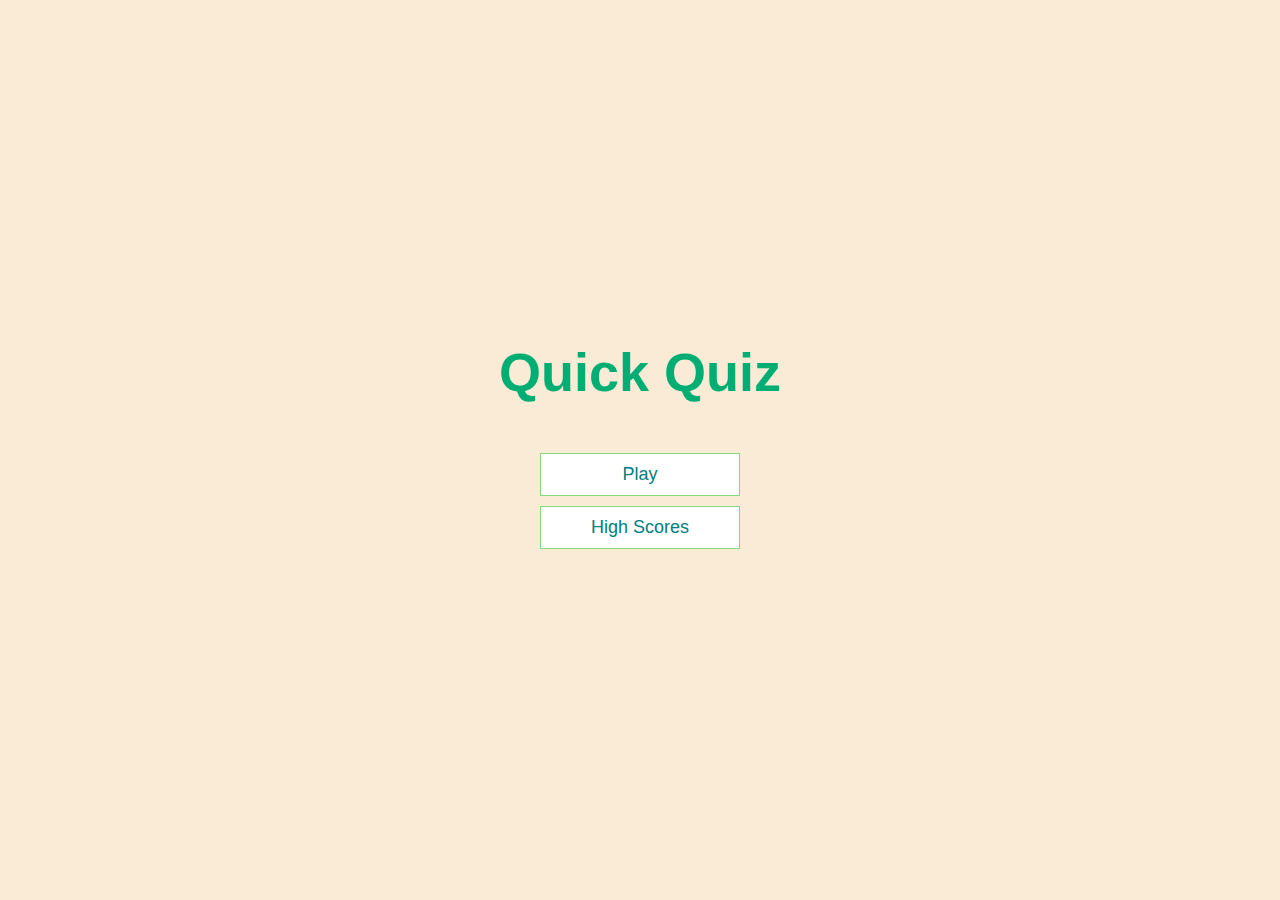
<file: index.html>
<!DOCTYPE html>
<html lang="en">
<head>
    <meta charset="UTF-8">
    <meta http-equiv="X-UA-Compatible" content="IE=edge">
    <meta name="viewport" content="width=device-width, initial-scale=1.0">
    <title>Quiz</title>
    <link rel="stylesheet" href="app.css"/> 
</head>
<body>
    <div class="container">
        <div id="home" class="flex-center flex-column">
            <h1>Quick Quiz</h1>
            <a class = "btn" href="/game.html">Play</a>
            <a class = "btn" href="/highscores.html">High Scores</a>
        </div>
    </div>
</body>
</html>
</file>
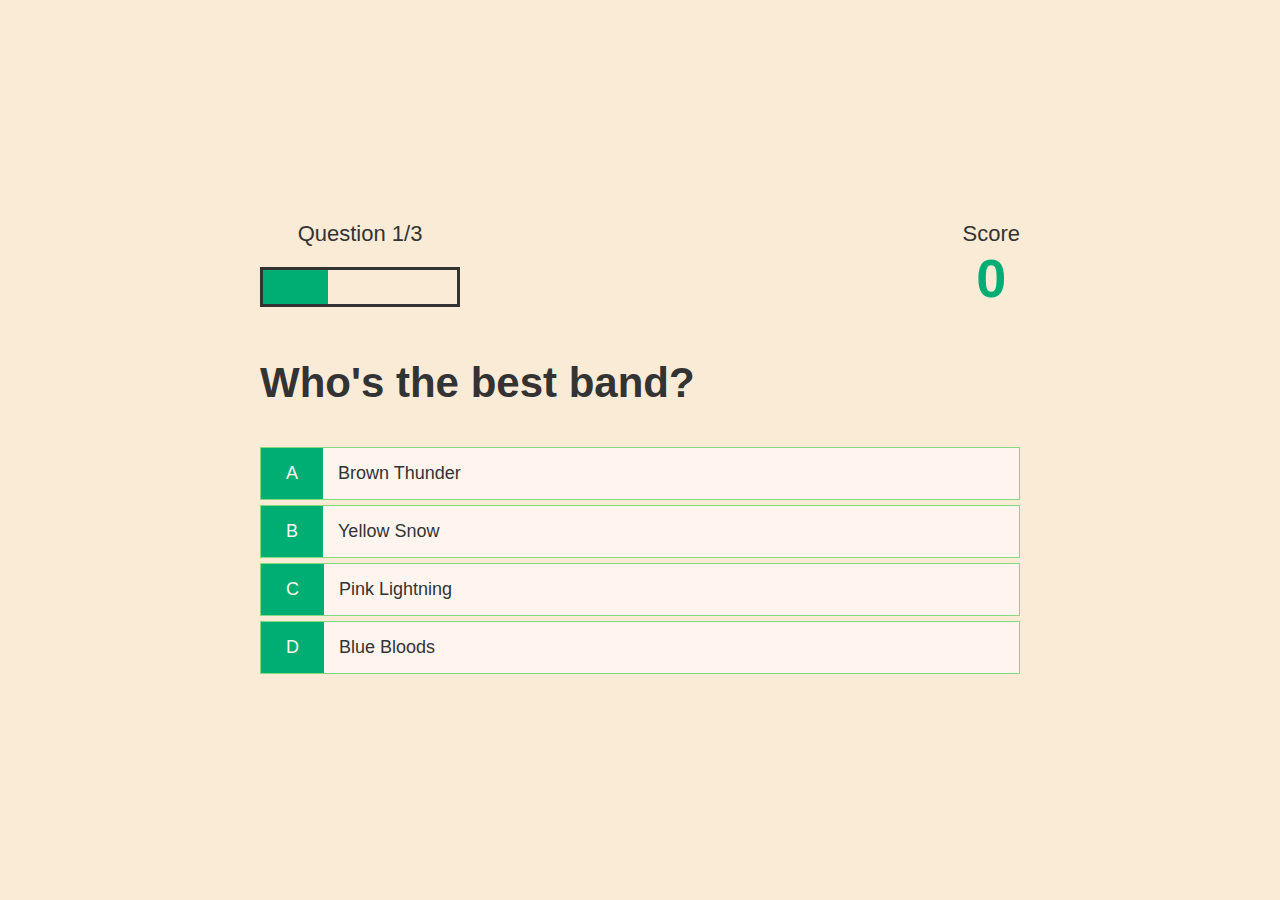
<file: game.html>
<!DOCTYPE html>
<html lang="en">
<head>
    <meta charset="UTF-8">
    <meta http-equiv="X-UA-Compatible" content="IE=edge">
    <meta name="viewport" content="width=device-width, initial-scale=1.0">
    <link rel="stylesheet" href="app.css"/>
    <link rel="stylesheet" href="game.css"/>
    <title>Quick Quiz - Play</title>
</head>
<body>
    <div class="container">
        <div id="game" class="justify-center flex-column">
            <div class="hud">
                
                <div id="hud-item">
                    <p id= "progressText" class="hud-prefix">
                        Question 
                    </p>
                   <div id= "progressBar">
                    <div id= "progressBarFull"></div>
                </div>

                </div>
                
                <div id="hud-item">
                    <p class="hud-prefix">
                        Score
                    </p>
                    <h1 class= "hud-main-text" id="score">
                        0
                    </h1>
                </div>
            
            </div>
            <h2 id="question">  What is the answer to this question?</h2>
            <div class="choice-container">
                <p class="choice-prefix">A</p>
                <p class="choice-text" data-number="1">Choice 1</p>
            </div>

            <div class="choice-container">
                <p class="choice-prefix">B</p>
                <p class="choice-text" data-number="2">Choice 2</p>
            </div>

            <div class="choice-container">
                <p class="choice-prefix">C</p>
                <p class="choice-text" data-number="3">Choice 3</p>
            </div>

            <div class="choice-container">
                <p class="choice-prefix">D</p>
                <p class="choice-text" data-number="4">Choice 4</p>
            </div>
        </div>
    </div>
    <script src="game.js"></script>
</body>
</html>
</file>
<file: app.css>
:root {
    background-color: antiquewhite;
    font-size: 62.5%;
}

*{
    box-sizing: border-box;
    font-family: Verdana, Geneva, Tahoma, sans-serif;
    margin: 0;
    padding: 0;
    color: #333; 

}

h1, h2, h3, h4 {
    margin-bottom: 1rem;
}

h1 {
    font-size: 5.4rem;
    color: rgb(0, 174, 116);
    margin-bottom: 5rem;
}

h1 > span {
    font-size: 2.4rem;
    font-weight: 500;
}

h2 {
    font-size: 4.2rem;
    margin-bottom: 4rem;
    font-weight: 700;
}

h3 {
    font-size: 2.8rem;
    font-weight: 500;
}

/* UTILITIES */

.container {
    width: 100vw;
    height: 100vh;
    display: flex;
    justify-content: center;
    align-items: center;
    max-width: 80rem;
    margin: 0 auto;
    padding: 2rem;
}

.container > * {
    width: 100%
}

.flex-column {
    display:flex;
    flex-direction: column;
}

.flex-center {
    justify-content: center;
    align-items: center;
}

.justify-center {
    justify-content: center;
}

.text-center {
    text-align: center;
}

.hidden {
    display: none;
}

/* BUTTONS */

.btn {
    font-size: 1.8rem;
    padding: 1rem 0;
    width: 20rem;
    text-align: center;
    border: 0.1rem solid rgb(132, 219, 125);
    margin-bottom:  1rem;
    text-decoration: none;
    color: teal;
    background-color: rgb(255, 255, 255);
}

.btn:hover{
    cursor: pointer;
    box-shadow: 0 0.4rem 1.4rem 0 grey;
    transform: translateY(-0.1rem);
    transition: transform 150ms;
}

.btn[disabled]:hover {
    cursor: not-allowed;
    box-shadow: none;
    transform: none;
}
</file>
<file: game.css>
.choice-container {
    display: flex;
    margin-bottom: 0.5rem;
    width: 100%;
    font-size: 1.8rem;
    border: 0.1rem solid rgb(132, 219, 125);
    background-color: seashell;

}

.choice-container:hover {
    cursor: pointer;
    box-shadow: 0 0.4rem 1.4rem 0 grey;
    transform: translateY(-0.1rem);
    transition: transform 150ms;
}

.choice-prefix {
    padding: 1.5rem 2.5rem;
    background-color: rgb(0, 174, 116);
    color: seashell;
}

.choice-text {
   padding: 1.5rem; 
   width: 100%;
}

.correct {
    background-color: green;
}

.incorrect {
    background-color:red;
}

/* HUD */

.hud {
    display: flex;
    justify-content: space-between;
}

.hud-prefix {
    text-align: center;
    font-size: 2.2rem;
}

.hud-main-text {
    text-align: center;
}

#progressBar {
    width: 20rem;
    height: 4rem;
    border: 0.3rem solid  ;
    margin-top: 2rem;
}

#progressBarFull {
    height: 3.4rem;
    background-color: rgb(0, 174, 116);
    width: 0%;
}
</file>
